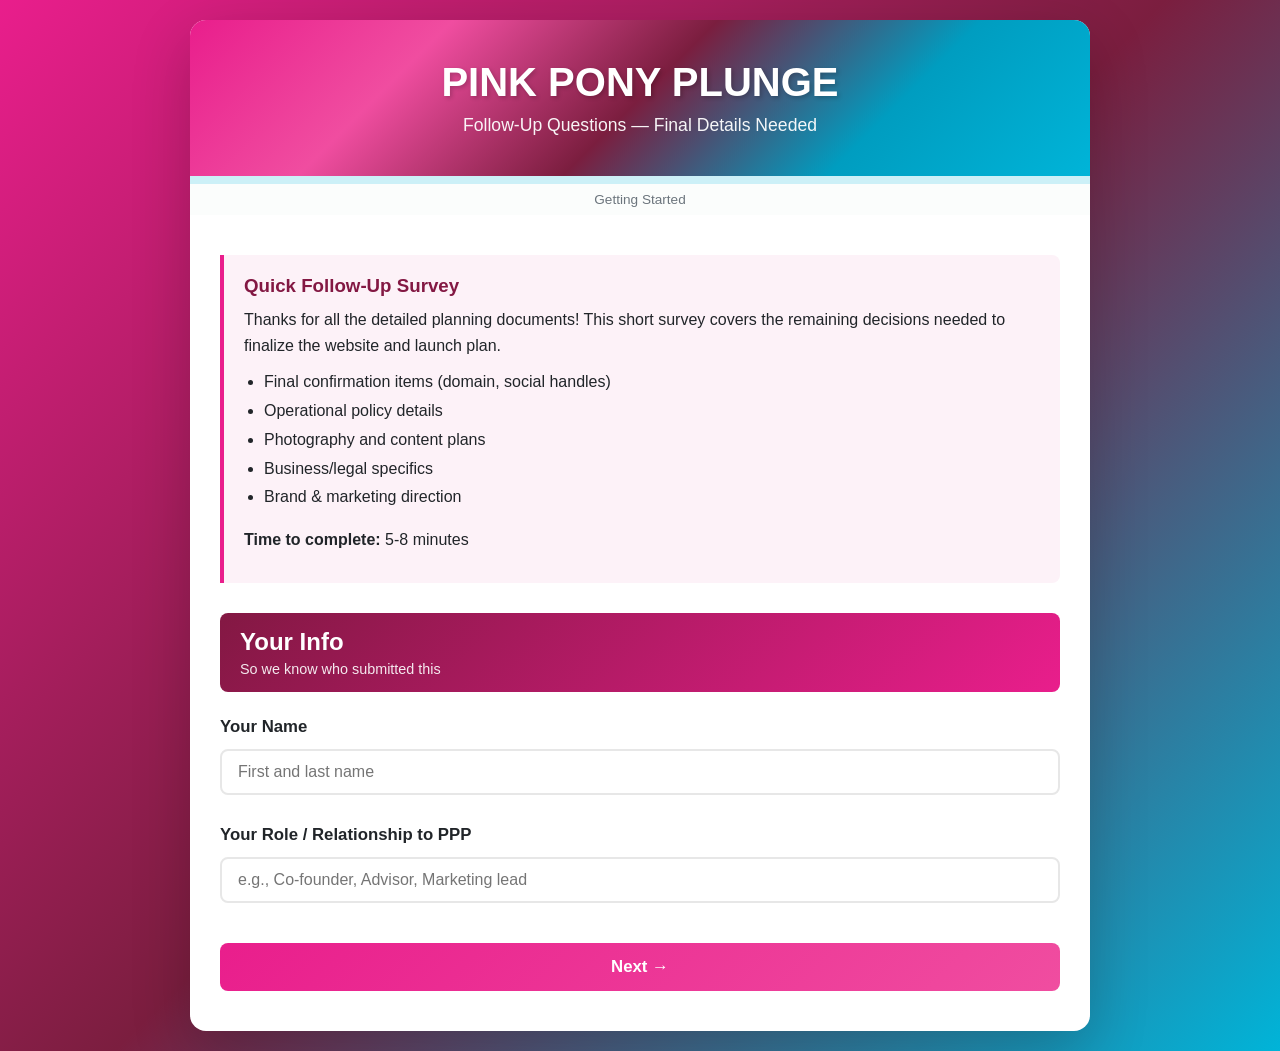
<file: survey/index.html>
<!DOCTYPE html>
<html lang="en">
<head>
    <meta charset="UTF-8">
    <meta name="viewport" content="width=device-width, initial-scale=1.0">
    <title>Pink Pony Plunge - Follow-Up Survey</title>
    <style>
        * { margin: 0; padding: 0; box-sizing: border-box; }

        body {
            font-family: -apple-system, BlinkMacSystemFont, 'Segoe UI', Roboto, Oxygen, Ubuntu, Cantarell, sans-serif;
            background: linear-gradient(135deg, #E91E8C 0%, #7B1E3F 50%, #00B4D8 100%);
            min-height: 100vh;
            padding: 20px;
        }

        .container {
            max-width: 900px;
            margin: 0 auto;
            background: #FFFFFF;
            border-radius: 16px;
            box-shadow: 0 20px 60px rgba(0,0,0,0.2);
            overflow: hidden;
        }

        .header {
            background: linear-gradient(135deg, #E91E8C 0%, #F04DA0 25%, #7B1E3F 50%, #009DC0 75%, #00B4D8 100%);
            padding: 40px 30px;
            text-align: center;
            color: #FFFFFF;
        }

        .header h1 {
            font-size: 2.5rem;
            margin-bottom: 10px;
            text-shadow: 2px 2px 4px rgba(0,0,0,0.2);
        }

        .header p {
            font-size: 1.1rem;
            opacity: 0.95;
        }

        .progress-bar {
            height: 8px;
            background: rgba(0,180,216,0.2);
            position: relative;
        }

        .progress-fill {
            height: 100%;
            background: linear-gradient(90deg, #E91E8C, #00B4D8);
            transition: width 0.4s ease;
            width: 0%;
        }

        .progress-label {
            text-align: center;
            padding: 8px;
            font-size: 0.85rem;
            color: #6C757D;
            background: #FBFDFC;
        }

        .content { padding: 40px 30px; }

        .intro-message {
            background: #fdf2f8;
            border-left: 4px solid #E91E8C;
            padding: 20px;
            margin-bottom: 30px;
            border-radius: 0 8px 8px 0;
        }

        .intro-message h3 { color: #831843; margin-bottom: 10px; }
        .intro-message p { color: #212529; line-height: 1.6; margin-bottom: 10px; }
        .intro-message ul { margin-left: 20px; color: #212529; line-height: 1.8; }

        /* Sections */
        .section { margin-bottom: 40px; display: none; }
        .section.active { display: block; animation: fadeIn 0.4s ease; }

        @keyframes fadeIn {
            from { opacity: 0; transform: translateY(15px); }
            to { opacity: 1; transform: translateY(0); }
        }

        .section-header {
            background: linear-gradient(135deg, #831843 0%, #E91E8C 100%);
            color: #FFFFFF;
            padding: 15px 20px;
            border-radius: 8px;
            margin-bottom: 25px;
        }

        .section-header h2 { font-size: 1.5rem; margin-bottom: 5px; }
        .section-header p { opacity: 0.9; font-size: 0.9rem; }

        /* Questions */
        .question { margin-bottom: 30px; }

        .question-label {
            display: block;
            font-weight: 600;
            color: #212529;
            margin-bottom: 12px;
            font-size: 1.05rem;
        }

        .question-helper {
            display: block;
            color: #6C757D;
            font-size: 0.9rem;
            margin-bottom: 10px;
            font-style: italic;
        }

        .sub-label {
            display: block;
            margin-bottom: 8px;
            font-weight: 500;
            color: #6C757D;
        }

        .input-group { margin-top: 8px; }

        /* Form controls */
        input[type="text"],
        input[type="email"],
        input[type="number"],
        input[type="url"],
        textarea,
        select {
            width: 100%;
            padding: 12px 16px;
            border: 2px solid #E7E7E7;
            border-radius: 8px;
            font-size: 1rem;
            transition: border-color 0.25s ease, box-shadow 0.25s ease;
            font-family: inherit;
            color: #212529;
            background: #FFFFFF;
        }

        input:focus, textarea:focus, select:focus {
            outline: none;
            border-color: #00B4D8;
            box-shadow: 0 0 0 3px rgba(0,180,216,0.2);
        }

        textarea { min-height: 120px; resize: vertical; }

        /* Radio & Checkbox groups */
        .radio-group, .checkbox-group {
            display: flex;
            flex-direction: column;
            gap: 10px;
            margin-top: 10px;
        }

        .radio-option, .checkbox-option {
            display: flex;
            align-items: center;
            padding: 12px 16px;
            border: 2px solid #E7E7E7;
            border-radius: 8px;
            cursor: pointer;
            transition: border-color 0.25s ease, background 0.25s ease;
        }

        .radio-option:hover, .checkbox-option:hover {
            border-color: #E91E8C;
            background: #fdf2f8;
        }

        .radio-option input[type="radio"],
        .checkbox-option input[type="checkbox"] {
            margin-right: 12px;
            width: 20px;
            height: 20px;
            cursor: pointer;
            accent-color: #E91E8C;
        }

        .radio-option.selected, .checkbox-option.selected {
            border-color: #E91E8C;
            background: #fdf2f8;
        }

        /* Info & Warning boxes */
        .info-box {
            background: rgba(0,180,216,0.1);
            border-left: 4px solid #00B4D8;
            padding: 15px;
            margin-top: 10px;
            border-radius: 0 6px 6px 0;
            font-size: 0.9rem;
            color: #212529;
        }

        .warning-box {
            background: #fef3c7;
            border-left: 4px solid #f59e0b;
            padding: 15px;
            margin-top: 10px;
            border-radius: 0 6px 6px 0;
            font-size: 0.9rem;
            color: #212529;
        }

        /* Buttons */
        .buttons {
            display: flex;
            justify-content: space-between;
            margin-top: 40px;
            gap: 15px;
        }

        button {
            padding: 14px 32px;
            font-size: 1.05rem;
            font-weight: 600;
            border: none;
            border-radius: 8px;
            cursor: pointer;
            transition: all 0.25s ease;
            font-family: inherit;
        }

        .btn-primary {
            background: linear-gradient(135deg, #E91E8C 0%, #F04DA0 100%);
            color: #FFFFFF;
            flex: 1;
        }

        .btn-primary:hover {
            transform: translateY(-2px);
            box-shadow: 0 10px 25px rgba(233, 30, 140, 0.3);
        }

        .btn-secondary {
            background: #FFFFFF;
            color: #E91E8C;
            border: 2px solid #E91E8C;
        }

        .btn-secondary:hover { background: #fdf2f8; }

        button:disabled { opacity: 0.5; cursor: not-allowed; transform: none; box-shadow: none; }

        /* Summary */
        .summary { display: none; }
        .summary.active { display: block; animation: fadeIn 0.4s ease; }

        .summary-section {
            background: #f9fafb;
            padding: 20px;
            border-radius: 8px;
            margin-bottom: 20px;
        }

        .summary-section h3 { color: #831843; margin-bottom: 15px; font-size: 1.2rem; }

        .summary-item {
            padding: 12px;
            background: #FFFFFF;
            border-radius: 6px;
            margin-bottom: 10px;
            border-left: 3px solid #E91E8C;
        }

        .summary-item strong { color: #212529; display: block; margin-bottom: 5px; }
        .summary-item span { color: #6C757D; white-space: pre-wrap; }

        /* Success */
        .success-message {
            text-align: center;
            padding: 40px;
            display: none;
        }

        .success-message .icon { font-size: 4rem; margin-bottom: 20px; }
        .success-message h2 { color: #831843; margin-bottom: 15px; }
        .success-message p { color: #6C757D; line-height: 1.8; }

        .download-btns {
            display: flex;
            gap: 12px;
            justify-content: center;
            margin-top: 25px;
            flex-wrap: wrap;
        }

        .download-btns button { flex: none; }

        .btn-ice {
            background: linear-gradient(135deg, #009DC0 0%, #00B4D8 100%);
            color: #FFFFFF;
        }

        .btn-ice:hover {
            transform: translateY(-2px);
            box-shadow: 0 10px 25px rgba(0, 180, 216, 0.3);
        }

        /* Responsive */
        @media (max-width: 768px) {
            .header h1 { font-size: 1.8rem; }
            .content { padding: 30px 20px; }
            .buttons { flex-direction: column; }
            button { width: 100%; }
            .download-btns { flex-direction: column; align-items: stretch; }
        }
    </style>
</head>
<body>
    <div class="container">
        <div class="header">
            <h1>PINK PONY PLUNGE</h1>
            <p>Follow-Up Questions &mdash; Final Details Needed</p>
        </div>
        <div class="progress-bar">
            <div class="progress-fill" id="progressFill"></div>
        </div>
        <div class="progress-label" id="progressLabel">Section 1 of 5</div>

        <div class="content">
            <!-- Intro -->
            <div class="intro-message" id="introMsg">
                <h3>Quick Follow-Up Survey</h3>
                <p>Thanks for all the detailed planning documents! This short survey covers the remaining decisions needed to finalize the website and launch plan.</p>
                <ul>
                    <li>Final confirmation items (domain, social handles)</li>
                    <li>Operational policy details</li>
                    <li>Photography and content plans</li>
                    <li>Business/legal specifics</li>
                    <li>Brand &amp; marketing direction</li>
                </ul>
                <p style="margin-top: 15px;"><strong>Time to complete:</strong> 5-8 minutes</p>
            </div>

            <!-- Section 0: Respondent Info -->
            <div class="section active" data-section="0">
                <div class="section-header">
                    <h2>Your Info</h2>
                    <p>So we know who submitted this</p>
                </div>

                <div class="question">
                    <label class="question-label">Your Name</label>
                    <input type="text" name="respondent_name" placeholder="First and last name" required>
                </div>

                <div class="question">
                    <label class="question-label">Your Role / Relationship to PPP</label>
                    <input type="text" name="respondent_role" placeholder="e.g., Co-founder, Advisor, Marketing lead">
                </div>
            </div>

            <!-- Section 1: Confirmations -->
            <div class="section" data-section="1">
                <div class="section-header">
                    <h2>Section 1: Confirmations</h2>
                    <p>Let's confirm a few key items from your planning docs</p>
                </div>

                <div class="question">
                    <label class="question-label">1. Domain Name Status</label>
                    <span class="question-helper">Your docs mention pinkponyplunge.com as "recommended"</span>
                    <div class="radio-group">
                        <label class="radio-option"><input type="radio" name="q1" value="Already secured pinkponyplunge.com"><span>Already secured pinkponyplunge.com</span></label>
                        <label class="radio-option"><input type="radio" name="q1" value="Will secure it this week"><span>Will secure it this week (confirm it's available)</span></label>
                        <label class="radio-option"><input type="radio" name="q1" value="Need alternative domain"><span>Need alternative domain (pinkponyplunge.com taken)</span></label>
                    </div>
                    <div class="input-group" style="margin-top: 15px;">
                        <label class="sub-label">If alternative needed, what domain?</label>
                        <input type="text" name="q1_alt" placeholder="e.g., pinkpony-plunge.com, thepinkponyplunge.com">
                    </div>
                </div>

                <div class="question">
                    <label class="question-label">2. Social Media Handles</label>
                    <span class="question-helper">Target: @pinkponyplunge on Instagram and Facebook</span>
                    <div class="radio-group">
                        <label class="radio-option"><input type="radio" name="q2" value="Already claimed on both platforms"><span>Already claimed @pinkponyplunge on both platforms</span></label>
                        <label class="radio-option"><input type="radio" name="q2" value="Will claim this week"><span>Will claim this week (confirmed available)</span></label>
                        <label class="radio-option"><input type="radio" name="q2" value="Handle taken, need alternative"><span>Handle taken, need alternative</span></label>
                    </div>
                    <div class="input-group" style="margin-top: 15px;">
                        <label class="sub-label">If alternative needed, what handles?</label>
                        <input type="text" name="q2_alt" placeholder="e.g., @pinkponyplunge_sc, @pinkpony.plunge">
                    </div>
                </div>

                <div class="question">
                    <label class="question-label">3. Service Radius</label>
                    <span class="question-helper">Your docs mention "Upstate SC region" &mdash; what's the specific radius?</span>
                    <select name="q3">
                        <option value="">Select service radius...</option>
                        <option value="15 miles from Campobello">15 miles from Campobello</option>
                        <option value="25 miles from Campobello">25 miles from Campobello</option>
                        <option value="35 miles from Campobello">35 miles from Campobello</option>
                        <option value="50 miles from Campobello">50 miles from Campobello</option>
                        <option value="Custom radius">Custom radius (specify below)</option>
                    </select>
                    <input type="text" name="q3_custom" placeholder="If custom, specify miles and/or specific cities" style="margin-top: 10px;">
                    <div class="info-box">
                        <strong>Reference:</strong> Campobello to Spartanburg ~25 mi, to Greenville ~35 mi, to Tryon ~5 mi, to Landrum ~8 mi
                    </div>
                </div>

                <div class="question">
                    <label class="question-label">4. Delivery/Setup Fee Structure</label>
                    <span class="question-helper">How will you charge for delivery and setup?</span>
                    <div class="radio-group">
                        <label class="radio-option"><input type="radio" name="q4" value="Included in session price"><span>Included in session price (no separate fee)</span></label>
                        <label class="radio-option"><input type="radio" name="q4" value="Flat fee regardless of distance"><span>Flat fee regardless of distance</span></label>
                        <label class="radio-option"><input type="radio" name="q4" value="Per-mile rate"><span>Per-mile rate</span></label>
                        <label class="radio-option"><input type="radio" name="q4" value="Tiered by distance"><span>Tiered by distance (e.g., 0-15 mi free, 15-25 mi $X, etc.)</span></label>
                    </div>
                    <div class="input-group" style="margin-top: 15px;">
                        <label class="sub-label">Specify fee amounts/structure:</label>
                        <input type="text" name="q4_details" placeholder="e.g., $50 flat fee, or $2/mile, or 0-15 free, 15-30 $30, etc.">
                    </div>
                </div>
            </div>

            <!-- Section 2: Operational Policies -->
            <div class="section" data-section="2">
                <div class="section-header">
                    <h2>Section 2: Operational Policies</h2>
                    <p>Define your booking and service policies</p>
                </div>

                <div class="question">
                    <label class="question-label">5. Deposit Amount</label>
                    <span class="question-helper">What percentage deposit is required to confirm a booking?</span>
                    <select name="q5">
                        <option value="">Select deposit structure...</option>
                        <option value="25% deposit">25% deposit</option>
                        <option value="50% deposit">50% deposit</option>
                        <option value="100% payment upfront">100% payment upfront</option>
                        <option value="Flat deposit amount">Flat deposit amount (specify)</option>
                        <option value="No deposit">No deposit (pay on arrival)</option>
                    </select>
                    <input type="text" name="q5_details" placeholder="If flat amount or other details, specify here" style="margin-top: 10px;">
                </div>

                <div class="question">
                    <label class="question-label">6. Cancellation Policy</label>
                    <span class="question-helper">How many days notice for full/partial refund?</span>
                    <select name="q6">
                        <option value="">Select cancellation policy...</option>
                        <option value="24 hours notice = full refund">24 hours notice = full refund</option>
                        <option value="48 hours notice = full refund">48 hours notice = full refund</option>
                        <option value="72 hours notice = full refund">72 hours (3 days) notice = full refund</option>
                        <option value="7 days notice = full refund">7 days notice = full refund</option>
                        <option value="Tiered refund">Tiered refund (different % based on notice)</option>
                        <option value="No refunds (reschedule only)">No refunds (reschedule only)</option>
                    </select>
                    <textarea name="q6_details" placeholder="Specify tiered structure or additional details (e.g., '7 days = 100%, 3 days = 50%, less than 3 days = no refund')" style="margin-top: 10px;"></textarea>
                </div>

                <div class="question">
                    <label class="question-label">7. Minimum Booking Notice</label>
                    <span class="question-helper">How far in advance must customers book?</span>
                    <div class="radio-group">
                        <label class="radio-option"><input type="radio" name="q7" value="Same-day bookings accepted"><span>Same-day bookings accepted (subject to availability)</span></label>
                        <label class="radio-option"><input type="radio" name="q7" value="24 hours minimum"><span>24 hours minimum notice</span></label>
                        <label class="radio-option"><input type="radio" name="q7" value="48 hours minimum"><span>48 hours (2 days) minimum</span></label>
                        <label class="radio-option"><input type="radio" name="q7" value="3 days minimum"><span>3 days minimum</span></label>
                        <label class="radio-option"><input type="radio" name="q7" value="7 days minimum"><span>7 days (1 week) minimum</span></label>
                    </div>
                </div>

                <div class="question">
                    <label class="question-label">8. On-Site Attendant Policy</label>
                    <span class="question-helper">Your plan mentions unmanned/self-service. Any exceptions?</span>
                    <div class="checkbox-group">
                        <label class="checkbox-option"><input type="checkbox" name="q8" value="Always unmanned - smart lock access only"><span>Always unmanned - smart lock access only</span></label>
                        <label class="checkbox-option"><input type="checkbox" name="q8" value="Attendant available as paid add-on"><span>Attendant available as paid add-on ($/hour)</span></label>
                        <label class="checkbox-option"><input type="checkbox" name="q8" value="Attendant required for large groups"><span>Attendant required for groups over X people</span></label>
                        <label class="checkbox-option"><input type="checkbox" name="q8" value="Attendant included for corporate/weddings"><span>Attendant included for corporate events/weddings</span></label>
                    </div>
                    <div class="input-group" style="margin-top: 15px;">
                        <label class="sub-label">Additional details on attendant policy:</label>
                        <textarea name="q8_details" placeholder="e.g., 'Attendant add-on is $25/hour' or 'Required for groups over 8 people'"></textarea>
                    </div>
                </div>

                <div class="question">
                    <label class="question-label">9. Weather Contingency Policy</label>
                    <span class="question-helper">What happens if weather prevents service?</span>
                    <div class="radio-group">
                        <label class="radio-option"><input type="radio" name="q9" value="No weather cancellations"><span>No weather cancellations - service operates in all conditions</span></label>
                        <label class="radio-option"><input type="radio" name="q9" value="Cancellation only for extreme weather"><span>Cancellation only for extreme weather (ice storm, hurricane, etc.)</span></label>
                        <label class="radio-option"><input type="radio" name="q9" value="Cancel if unsafe travel conditions"><span>Cancel if unsafe travel conditions (we decide day-of)</span></label>
                        <label class="radio-option"><input type="radio" name="q9" value="Customer can cancel for weather with full refund"><span>Customer can cancel for weather with full refund</span></label>
                    </div>
                    <div class="input-group" style="margin-top: 15px;">
                        <label class="sub-label">Refund terms for weather cancellations:</label>
                        <input type="text" name="q9_refund" placeholder="e.g., 'Full refund or free reschedule'">
                    </div>
                </div>
            </div>

            <!-- Section 3: Photography & Content -->
            <div class="section" data-section="3">
                <div class="section-header">
                    <h2>Section 3: Photography & Content</h2>
                    <p>Planning your visual assets</p>
                </div>

                <div class="question">
                    <label class="question-label">10. Professional Photography Status</label>
                    <span class="question-helper">Do you have photos, or need to schedule a shoot?</span>
                    <div class="radio-group">
                        <label class="radio-option"><input type="radio" name="q10" value="Have professional photos ready"><span>I have professional photos ready to use</span></label>
                        <label class="radio-option"><input type="radio" name="q10" value="Photo shoot scheduled"><span>Photo shoot scheduled (date below)</span></label>
                        <label class="radio-option"><input type="radio" name="q10" value="Need to schedule a shoot"><span>Need to schedule a professional shoot</span></label>
                        <label class="radio-option"><input type="radio" name="q10" value="Will take photos myself (DIY)"><span>Will take photos myself (DIY)</span></label>
                        <label class="radio-option"><input type="radio" name="q10" value="Launch with stock/temp, professional later"><span>Launch with stock/temp photos, professional photos post-launch</span></label>
                    </div>
                    <div class="input-group" style="margin-top: 15px;">
                        <label class="sub-label">If scheduled, when? If hiring, who?</label>
                        <input type="text" name="q10_details" placeholder="e.g., 'Photo shoot March 15 with [photographer name]'">
                    </div>
                </div>

                <div class="question">
                    <label class="question-label">11. Photo Categories Needed</label>
                    <span class="question-helper">Which types of photos do you need/have?</span>
                    <div class="checkbox-group">
                        <label class="checkbox-option"><input type="checkbox" name="q11" value="Hero image (wide banner)"><span>Hero image (wide banner for website)</span></label>
                        <label class="checkbox-option"><input type="checkbox" name="q11" value="Trailer exterior (vinyl wrap)"><span>Trailer exterior (branded vinyl wrap)</span></label>
                        <label class="checkbox-option"><input type="checkbox" name="q11" value="Interior shots"><span>Interior shots (sauna, cold plunge, decor)</span></label>
                        <label class="checkbox-option"><input type="checkbox" name="q11" value="Action shots (people using equipment)"><span>People using the equipment (action shots)</span></label>
                        <label class="checkbox-option"><input type="checkbox" name="q11" value="Lifestyle/atmospheric"><span>Lifestyle/atmospheric (steam, ice, wellness vibes)</span></label>
                        <label class="checkbox-option"><input type="checkbox" name="q11" value="Setup process"><span>Setup process (arrival, installation timelapse)</span></label>
                    </div>
                    <div class="warning-box" style="margin-top: 15px;">
                        <strong>Critical:</strong> You need at minimum: (1) Hero image, (2) Trailer exterior, (3) Interior shots of sauna and cold plunge. These are required before website launch.
                    </div>
                </div>

                <div class="question">
                    <label class="question-label">12. Video Content Plans</label>
                    <span class="question-helper">Video is huge for social media. What's your plan?</span>
                    <div class="radio-group">
                        <label class="radio-option"><input type="radio" name="q12" value="Hiring videographer"><span>Hiring videographer for professional content</span></label>
                        <label class="radio-option"><input type="radio" name="q12" value="DIY smartphone video"><span>DIY video with smartphone (Instagram Reels style)</span></label>
                        <label class="radio-option"><input type="radio" name="q12" value="Customer reaction videos"><span>Will capture customer reaction videos (with permission)</span></label>
                        <label class="radio-option"><input type="radio" name="q12" value="Video after launch"><span>Video content comes after launch (photos first)</span></label>
                        <label class="radio-option"><input type="radio" name="q12" value="No video planned"><span>No video planned - photos and text only</span></label>
                    </div>
                    <div class="input-group" style="margin-top: 15px;">
                        <label class="sub-label">Video content ideas or timeline:</label>
                        <textarea name="q12_details" placeholder="e.g., 'Will film first plunge reactions during soft launch week'"></textarea>
                    </div>
                </div>
            </div>

            <!-- Section 4: Business & Legal -->
            <div class="section" data-section="4">
                <div class="section-header">
                    <h2>Section 4: Business & Legal Details</h2>
                    <p>Final business structure and policy questions</p>
                </div>

                <div class="question">
                    <label class="question-label">13. Business Entity Details</label>
                    <span class="question-helper">What's the official legal name and structure?</span>
                    <div class="input-group">
                        <label class="sub-label">Legal business name:</label>
                        <input type="text" name="q13_name" placeholder="e.g., Pink Pony Plunge LLC">
                    </div>
                    <div class="input-group" style="margin-top: 15px;">
                        <label class="sub-label">Entity type:</label>
                        <select name="q13_type">
                            <option value="">Select entity type...</option>
                            <option value="Sole Proprietorship">Sole Proprietorship</option>
                            <option value="LLC">LLC</option>
                            <option value="S-Corp">S-Corp</option>
                            <option value="C-Corp">C-Corp</option>
                            <option value="Currently forming">Currently forming (specify)</option>
                        </select>
                    </div>
                    <div class="input-group" style="margin-top: 15px;">
                        <label class="sub-label">State of formation:</label>
                        <input type="text" name="q13_state" placeholder="e.g., South Carolina">
                    </div>
                </div>

                <div class="question">
                    <label class="question-label">14. Insurance Coverage</label>
                    <span class="question-helper">General liability insurance details</span>
                    <div class="radio-group">
                        <label class="radio-option"><input type="radio" name="q14" value="Already secured coverage"><span>Already secured coverage</span></label>
                        <label class="radio-option"><input type="radio" name="q14" value="In progress - quotes received"><span>In progress - quotes received</span></label>
                        <label class="radio-option"><input type="radio" name="q14" value="Need to get quotes"><span>Need to get quotes</span></label>
                    </div>
                    <div class="input-group" style="margin-top: 15px;">
                        <label class="sub-label">Coverage amount (if known):</label>
                        <input type="text" name="q14_amount" placeholder="e.g., $1M general liability, $2M aggregate">
                    </div>
                    <div class="info-box" style="margin-top: 10px;">
                        <strong>Recommended:</strong> Minimum $1M general liability. Some venues may require $2M+ and certificate of insurance.
                    </div>
                </div>

                <div class="question">
                    <label class="question-label">15. Liability Waiver Status</label>
                    <span class="question-helper">Customer waiver/release form</span>
                    <div class="radio-group">
                        <label class="radio-option"><input type="radio" name="q15" value="Attorney-drafted waiver ready"><span>Attorney-drafted waiver ready to use</span></label>
                        <label class="radio-option"><input type="radio" name="q15" value="Using template/online generator"><span>Using template/online generator (RocketLawyer, LegalZoom, etc.)</span></label>
                        <label class="radio-option"><input type="radio" name="q15" value="Need to draft (will consult attorney)"><span>Need to draft waiver (will consult attorney)</span></label>
                        <label class="radio-option"><input type="radio" name="q15" value="Not using a waiver"><span>Not using a waiver</span></label>
                    </div>
                    <div class="warning-box" style="margin-top: 15px;">
                        <strong>Important:</strong> A liability waiver is strongly recommended for any wellness service involving cold water immersion and heat exposure. Consider consulting a local attorney.
                    </div>
                </div>

                <div class="question">
                    <label class="question-label">16. Age Restrictions & Minor Policy</label>
                    <span class="question-helper">Can minors use the service?</span>
                    <div class="radio-group">
                        <label class="radio-option"><input type="radio" name="q16" value="18+ only"><span>18+ only (no minors)</span></label>
                        <label class="radio-option"><input type="radio" name="q16" value="16+ with parent/guardian consent"><span>16+ with parent/guardian consent</span></label>
                        <label class="radio-option"><input type="radio" name="q16" value="13+ with parent consent and presence"><span>13+ with parent/guardian consent and presence</span></label>
                        <label class="radio-option"><input type="radio" name="q16" value="All ages with supervision"><span>All ages welcome with appropriate supervision</span></label>
                    </div>
                    <div class="input-group" style="margin-top: 15px;">
                        <label class="sub-label">Additional details on minor policy:</label>
                        <textarea name="q16_details" placeholder="e.g., 'Parent must sign waiver and remain on-site'"></textarea>
                    </div>
                </div>
            </div>

            <!-- Section 5: Brand & Marketing -->
            <div class="section" data-section="5">
                <div class="section-header">
                    <h2>Section 5: Brand & Marketing</h2>
                    <p>Positioning and personal story</p>
                </div>

                <div class="question">
                    <label class="question-label">17. Founder Story</label>
                    <span class="question-helper">Do you want an "About" section with your personal connection to wellness/cold plunge?</span>
                    <div class="radio-group">
                        <label class="radio-option"><input type="radio" name="q17" value="Yes - share full story"><span>Yes - I want to share my story</span></label>
                        <label class="radio-option"><input type="radio" name="q17" value="Yes - keep it brief"><span>Yes - but keep it very brief (1-2 paragraphs)</span></label>
                        <label class="radio-option"><input type="radio" name="q17" value="No - focus on the service"><span>No - just focus on the service, not personal story</span></label>
                    </div>
                    <div class="input-group" style="margin-top: 15px;">
                        <label class="sub-label">If yes, tell your story (we'll polish the copy):</label>
                        <textarea name="q17_story" placeholder="e.g., 'I discovered cold plunge after a running injury...' Feel free to be conversational." style="min-height: 150px;"></textarea>
                    </div>
                    <div class="info-box" style="margin-top: 10px;">
                        <strong>Why it matters:</strong> Founder stories build trust and connection. Even 2-3 sentences about why you started this creates authenticity.
                    </div>
                </div>

                <div class="question">
                    <label class="question-label">18. Brand Personality Emphasis</label>
                    <span class="question-helper">How should Pink Pony Plunge "feel" to customers? (Select all that apply)</span>
                    <div class="checkbox-group">
                        <label class="checkbox-option"><input type="checkbox" name="q18" value="Luxury & Premium"><span>Luxury & Premium - High-end spa vibes</span></label>
                        <label class="checkbox-option"><input type="checkbox" name="q18" value="Approachable & Fun"><span>Approachable & Fun - Friendly, not intimidating</span></label>
                        <label class="checkbox-option"><input type="checkbox" name="q18" value="Wellness-Focused"><span>Wellness-Focused - Health benefits and science</span></label>
                        <label class="checkbox-option"><input type="checkbox" name="q18" value="Performance & Recovery"><span>Performance & Recovery - Athlete-focused</span></label>
                        <label class="checkbox-option"><input type="checkbox" name="q18" value="Experiential & Instagram-Worthy"><span>Experiential & Instagram-Worthy - Cool factor</span></label>
                        <label class="checkbox-option"><input type="checkbox" name="q18" value="Local & Community-Oriented"><span>Local & Community-Oriented - Neighborly</span></label>
                    </div>
                    <div class="input-group" style="margin-top: 15px;">
                        <label class="sub-label">Any other brand personality notes?</label>
                        <textarea name="q18_notes" placeholder="e.g., 'Premium but not pretentious' or 'Science-backed but still fun'"></textarea>
                    </div>
                </div>

                <div class="question">
                    <label class="question-label">19. Content Marketing Plans</label>
                    <span class="question-helper">Blog posts about cold plunge benefits, how-to guides, etc.</span>
                    <div class="radio-group">
                        <label class="radio-option"><input type="radio" name="q19" value="Yes - start blog at launch"><span>Yes - start blog content at launch (SEO strategy)</span></label>
                        <label class="radio-option"><input type="radio" name="q19" value="Yes - wait until Month 2-3"><span>Yes - but wait until Month 2-3 after launch</span></label>
                        <label class="radio-option"><input type="radio" name="q19" value="Maybe - evaluate after initial traffic"><span>Maybe - evaluate after seeing initial traffic</span></label>
                        <label class="radio-option"><input type="radio" name="q19" value="No - social media only"><span>No - social media only, no blog</span></label>
                    </div>
                    <div class="input-group" style="margin-top: 15px;">
                        <label class="sub-label">If yes, what topics interest you?</label>
                        <textarea name="q19_topics" placeholder="e.g., 'Cold plunge benefits for runners', 'Contrast therapy explained'"></textarea>
                    </div>
                </div>

                <div class="question">
                    <label class="question-label">20. Peak Season Pricing</label>
                    <span class="question-helper">Will you adjust pricing seasonally?</span>
                    <div class="radio-group">
                        <label class="radio-option"><input type="radio" name="q20" value="Same pricing year-round"><span>Same pricing year-round</span></label>
                        <label class="radio-option"><input type="radio" name="q20" value="Seasonal pricing"><span>Seasonal pricing (higher in peak months)</span></label>
                        <label class="radio-option"><input type="radio" name="q20" value="Premium pricing for major events"><span>Premium pricing for major events (TIEC, weddings)</span></label>
                        <label class="radio-option"><input type="radio" name="q20" value="Dynamic pricing based on demand"><span>Dynamic pricing based on demand</span></label>
                    </div>
                    <div class="input-group" style="margin-top: 15px;">
                        <label class="sub-label">If seasonal/premium, explain structure:</label>
                        <textarea name="q20_details" placeholder="e.g., 'Summer months (June-Aug) +20%' or 'TIEC event weekends +$10/session'"></textarea>
                    </div>
                </div>

                <div class="question">
                    <label class="question-label">21. Equipment Failure Backup Plan</label>
                    <span class="question-helper">What happens if the Morozko chiller breaks or sauna malfunctions?</span>
                    <div class="checkbox-group">
                        <label class="checkbox-option"><input type="checkbox" name="q21" value="Manufacturer warranty and support"><span>Morozko/Finnmark warranty and support (included)</span></label>
                        <label class="checkbox-option"><input type="checkbox" name="q21" value="Extended maintenance contract"><span>Extended maintenance contract with supplier</span></label>
                        <label class="checkbox-option"><input type="checkbox" name="q21" value="Backup chiller unit"><span>Backup chiller unit (for critical failures)</span></label>
                        <label class="checkbox-option"><input type="checkbox" name="q21" value="Reschedule with credit/discount"><span>Reschedule affected bookings with credit/discount</span></label>
                        <label class="checkbox-option"><input type="checkbox" name="q21" value="Full refund for equipment failures"><span>Full refund for any equipment failures</span></label>
                    </div>
                    <div class="input-group" style="margin-top: 15px;">
                        <label class="sub-label">Additional backup plan details:</label>
                        <textarea name="q21_details" placeholder="e.g., 'Have local HVAC tech on-call' or 'Keep spare parts inventory'"></textarea>
                    </div>
                </div>
            </div>

            <!-- Summary / Review -->
            <div class="summary" id="summarySection">
                <div class="section-header">
                    <h2>Review Your Answers</h2>
                    <p>Please review before downloading</p>
                </div>
                <div id="summaryContent"></div>
            </div>

            <!-- Success -->
            <div class="success-message" id="successMessage">
                <div class="icon">&#127881;</div>
                <h2>Survey Complete!</h2>
                <p>Your responses have been downloaded. Please drop the file into the shared Google Drive folder so the team can review.</p>
                <div class="download-btns">
                    <button class="btn-primary" onclick="downloadMD()">Download .md Again</button>
                    <button class="btn-ice" onclick="downloadCSV()">Download as .csv</button>
                </div>
                <p style="margin-top: 20px; color: #6C757D; font-size: 0.9rem;">Next steps: We'll review your answers and follow up within 24-48 hours.</p>
            </div>

            <!-- Navigation -->
            <div class="buttons" id="navButtons">
                <button type="button" class="btn-secondary" id="prevBtn" onclick="navigate(-1)" style="display:none;">&#8592; Previous</button>
                <button type="button" class="btn-primary" id="nextBtn" onclick="navigate(1)">Next &#8594;</button>
                <button type="button" class="btn-primary" id="submitBtn" onclick="submitSurvey()" style="display:none;">Download Responses</button>
            </div>
        </div>
    </div>

    <script>
        let currentSection = 0;
        const totalSections = 6; // 0-5

        // -- Navigation --
        function navigate(dir) {
            if (dir > 0) saveCurrentSection();

            document.querySelectorAll('.section').forEach(s => s.classList.remove('active'));

            currentSection += dir;

            if (currentSection > 5) {
                showSummary();
                return;
            }

            if (currentSection < 0) currentSection = 0;

            const target = document.querySelector(`.section[data-section="${currentSection}"]`);
            if (target) target.classList.add('active');

            updateNav();
            window.scrollTo({ top: 0, behavior: 'smooth' });
        }

        function updateNav() {
            const prevBtn = document.getElementById('prevBtn');
            const nextBtn = document.getElementById('nextBtn');
            const submitBtn = document.getElementById('submitBtn');
            const label = document.getElementById('progressLabel');
            const fill = document.getElementById('progressFill');
            const intro = document.getElementById('introMsg');

            prevBtn.style.display = currentSection === 0 ? 'none' : 'block';
            nextBtn.style.display = 'block';
            submitBtn.style.display = 'none';

            intro.style.display = currentSection === 0 ? 'block' : 'none';

            const pct = (currentSection / totalSections) * 100;
            fill.style.width = pct + '%';

            if (currentSection === 0) {
                label.textContent = 'Getting Started';
            } else {
                label.textContent = `Section ${currentSection} of 5`;
            }
        }

        // -- Collect all responses --
        function getAllResponses() {
            const data = {};
            document.querySelectorAll('input, select, textarea').forEach(el => {
                const name = el.name;
                if (!name) return;

                if (el.type === 'radio') {
                    if (el.checked) data[name] = el.value;
                } else if (el.type === 'checkbox') {
                    if (!data[name]) data[name] = [];
                    if (el.checked) data[name].push(el.value);
                } else {
                    if (el.value.trim()) data[name] = el.value.trim();
                }
            });
            return data;
        }

        function saveCurrentSection() {
            // no-op, we collect everything on submit
        }

        // -- Summary --
        function showSummary() {
            document.querySelectorAll('.section').forEach(s => s.classList.remove('active'));

            const data = getAllResponses();
            const summary = document.getElementById('summarySection');
            const content = document.getElementById('summaryContent');
            const fill = document.getElementById('progressFill');
            const label = document.getElementById('progressLabel');

            fill.style.width = '100%';
            label.textContent = 'Review & Download';

            const sections = buildSectionMap();
            let html = '';

            sections.forEach(sec => {
                html += `<div class="summary-section"><h3>${sec.title}</h3>`;
                sec.fields.forEach(f => {
                    let val = data[f.name];
                    if (val === undefined || (Array.isArray(val) && val.length === 0)) return;
                    if (Array.isArray(val)) val = val.join(', ');
                    if (!val.toString().trim()) return;
                    html += `<div class="summary-item"><strong>${f.label}</strong><span>${escHTML(val)}</span></div>`;
                });
                html += '</div>';
            });

            content.innerHTML = html;
            summary.classList.add('active');

            document.getElementById('prevBtn').style.display = 'block';
            document.getElementById('nextBtn').style.display = 'none';
            document.getElementById('submitBtn').style.display = 'block';
        }

        // -- Submit / Download --
        function submitSurvey() {
            downloadMD();

            document.getElementById('summarySection').classList.remove('active');
            document.getElementById('successMessage').style.display = 'block';
            document.getElementById('navButtons').style.display = 'none';
            document.getElementById('introMsg').style.display = 'none';

            document.getElementById('progressFill').style.width = '100%';
            document.getElementById('progressLabel').textContent = 'Complete!';
        }

        function downloadMD() {
            const data = getAllResponses();
            const respondent = data.respondent_name || 'Unknown';
            const date = new Date().toLocaleDateString('en-US', { year: 'numeric', month: 'long', day: 'numeric' });
            const sections = buildSectionMap();

            let md = `# Pink Pony Plunge - Follow-Up Survey Responses\n\n`;
            md += `**Respondent:** ${respondent}\n`;
            if (data.respondent_role) md += `**Role:** ${data.respondent_role}\n`;
            md += `**Date:** ${date}\n\n---\n\n`;

            sections.forEach(sec => {
                md += `## ${sec.title}\n\n`;
                sec.fields.forEach(f => {
                    let val = data[f.name];
                    if (val === undefined || (Array.isArray(val) && val.length === 0)) {
                        md += `**${f.label}**\n_No answer_\n\n`;
                        return;
                    }
                    if (Array.isArray(val)) val = val.join(', ');
                    if (!val.toString().trim()) {
                        md += `**${f.label}**\n_No answer_\n\n`;
                        return;
                    }
                    md += `**${f.label}**\n${val}\n\n`;
                });
                md += `---\n\n`;
            });

            const safeName = respondent.replace(/[^a-zA-Z0-9]/g, '_').toLowerCase();
            triggerDownload(md, `PPP_Survey_${safeName}.md`, 'text/markdown');
        }

        function downloadCSV() {
            const data = getAllResponses();
            const sections = buildSectionMap();
            const rows = [['Question', 'Answer']];

            rows.push(['Respondent Name', data.respondent_name || '']);
            rows.push(['Role', data.respondent_role || '']);

            sections.forEach(sec => {
                sec.fields.forEach(f => {
                    let val = data[f.name];
                    if (val === undefined) val = '';
                    if (Array.isArray(val)) val = val.join('; ');
                    rows.push([f.label, val.toString()]);
                });
            });

            const csv = rows.map(r => r.map(c => `"${c.replace(/"/g, '""')}"`).join(',')).join('\n');
            const safeName = (data.respondent_name || 'unknown').replace(/[^a-zA-Z0-9]/g, '_').toLowerCase();
            triggerDownload(csv, `PPP_Survey_${safeName}.csv`, 'text/csv');
        }

        function triggerDownload(content, filename, mime) {
            const blob = new Blob([content], { type: mime });
            const url = URL.createObjectURL(blob);
            const a = document.createElement('a');
            a.href = url;
            a.download = filename;
            document.body.appendChild(a);
            a.click();
            document.body.removeChild(a);
            URL.revokeObjectURL(url);
        }

        // -- Helpers --
        function escHTML(str) {
            const d = document.createElement('div');
            d.textContent = str;
            return d.innerHTML;
        }

        function buildSectionMap() {
            return [
                {
                    title: 'Confirmations',
                    fields: [
                        { name: 'q1', label: 'Domain Name Status' },
                        { name: 'q1_alt', label: 'Alternative Domain' },
                        { name: 'q2', label: 'Social Media Handles' },
                        { name: 'q2_alt', label: 'Alternative Handles' },
                        { name: 'q3', label: 'Service Radius' },
                        { name: 'q3_custom', label: 'Custom Radius Details' },
                        { name: 'q4', label: 'Delivery/Setup Fee Structure' },
                        { name: 'q4_details', label: 'Fee Details' }
                    ]
                },
                {
                    title: 'Operational Policies',
                    fields: [
                        { name: 'q5', label: 'Deposit Amount' },
                        { name: 'q5_details', label: 'Deposit Details' },
                        { name: 'q6', label: 'Cancellation Policy' },
                        { name: 'q6_details', label: 'Cancellation Details' },
                        { name: 'q7', label: 'Minimum Booking Notice' },
                        { name: 'q8', label: 'On-Site Attendant Policy' },
                        { name: 'q8_details', label: 'Attendant Details' },
                        { name: 'q9', label: 'Weather Contingency' },
                        { name: 'q9_refund', label: 'Weather Refund Terms' }
                    ]
                },
                {
                    title: 'Photography & Content',
                    fields: [
                        { name: 'q10', label: 'Professional Photography Status' },
                        { name: 'q10_details', label: 'Photography Details' },
                        { name: 'q11', label: 'Photo Categories Needed' },
                        { name: 'q12', label: 'Video Content Plans' },
                        { name: 'q12_details', label: 'Video Details' }
                    ]
                },
                {
                    title: 'Business & Legal',
                    fields: [
                        { name: 'q13_name', label: 'Legal Business Name' },
                        { name: 'q13_type', label: 'Entity Type' },
                        { name: 'q13_state', label: 'State of Formation' },
                        { name: 'q14', label: 'Insurance Coverage' },
                        { name: 'q14_amount', label: 'Coverage Amount' },
                        { name: 'q15', label: 'Liability Waiver Status' },
                        { name: 'q16', label: 'Age Restrictions & Minor Policy' },
                        { name: 'q16_details', label: 'Minor Policy Details' }
                    ]
                },
                {
                    title: 'Brand & Marketing',
                    fields: [
                        { name: 'q17', label: 'Founder Story' },
                        { name: 'q17_story', label: 'Story Content' },
                        { name: 'q18', label: 'Brand Personality' },
                        { name: 'q18_notes', label: 'Brand Notes' },
                        { name: 'q19', label: 'Content Marketing Plans' },
                        { name: 'q19_topics', label: 'Blog Topics' },
                        { name: 'q20', label: 'Peak Season Pricing' },
                        { name: 'q20_details', label: 'Pricing Details' },
                        { name: 'q21', label: 'Equipment Failure Backup Plan' },
                        { name: 'q21_details', label: 'Backup Plan Details' }
                    ]
                }
            ];
        }

        // -- Interactive styling for radio/checkbox options --
        document.addEventListener('DOMContentLoaded', function() {
            document.querySelectorAll('.radio-option').forEach(opt => {
                const radio = opt.querySelector('input[type="radio"]');
                radio.addEventListener('change', function() {
                    document.querySelectorAll(`input[name="${this.name}"]`).forEach(r => {
                        r.closest('.radio-option').classList.remove('selected');
                    });
                    if (this.checked) opt.classList.add('selected');
                });
            });

            document.querySelectorAll('.checkbox-option').forEach(opt => {
                const cb = opt.querySelector('input[type="checkbox"]');
                cb.addEventListener('change', function() {
                    opt.classList.toggle('selected', this.checked);
                });
            });

            updateNav();
        });
    </script>
</body>
</html>
</file>
